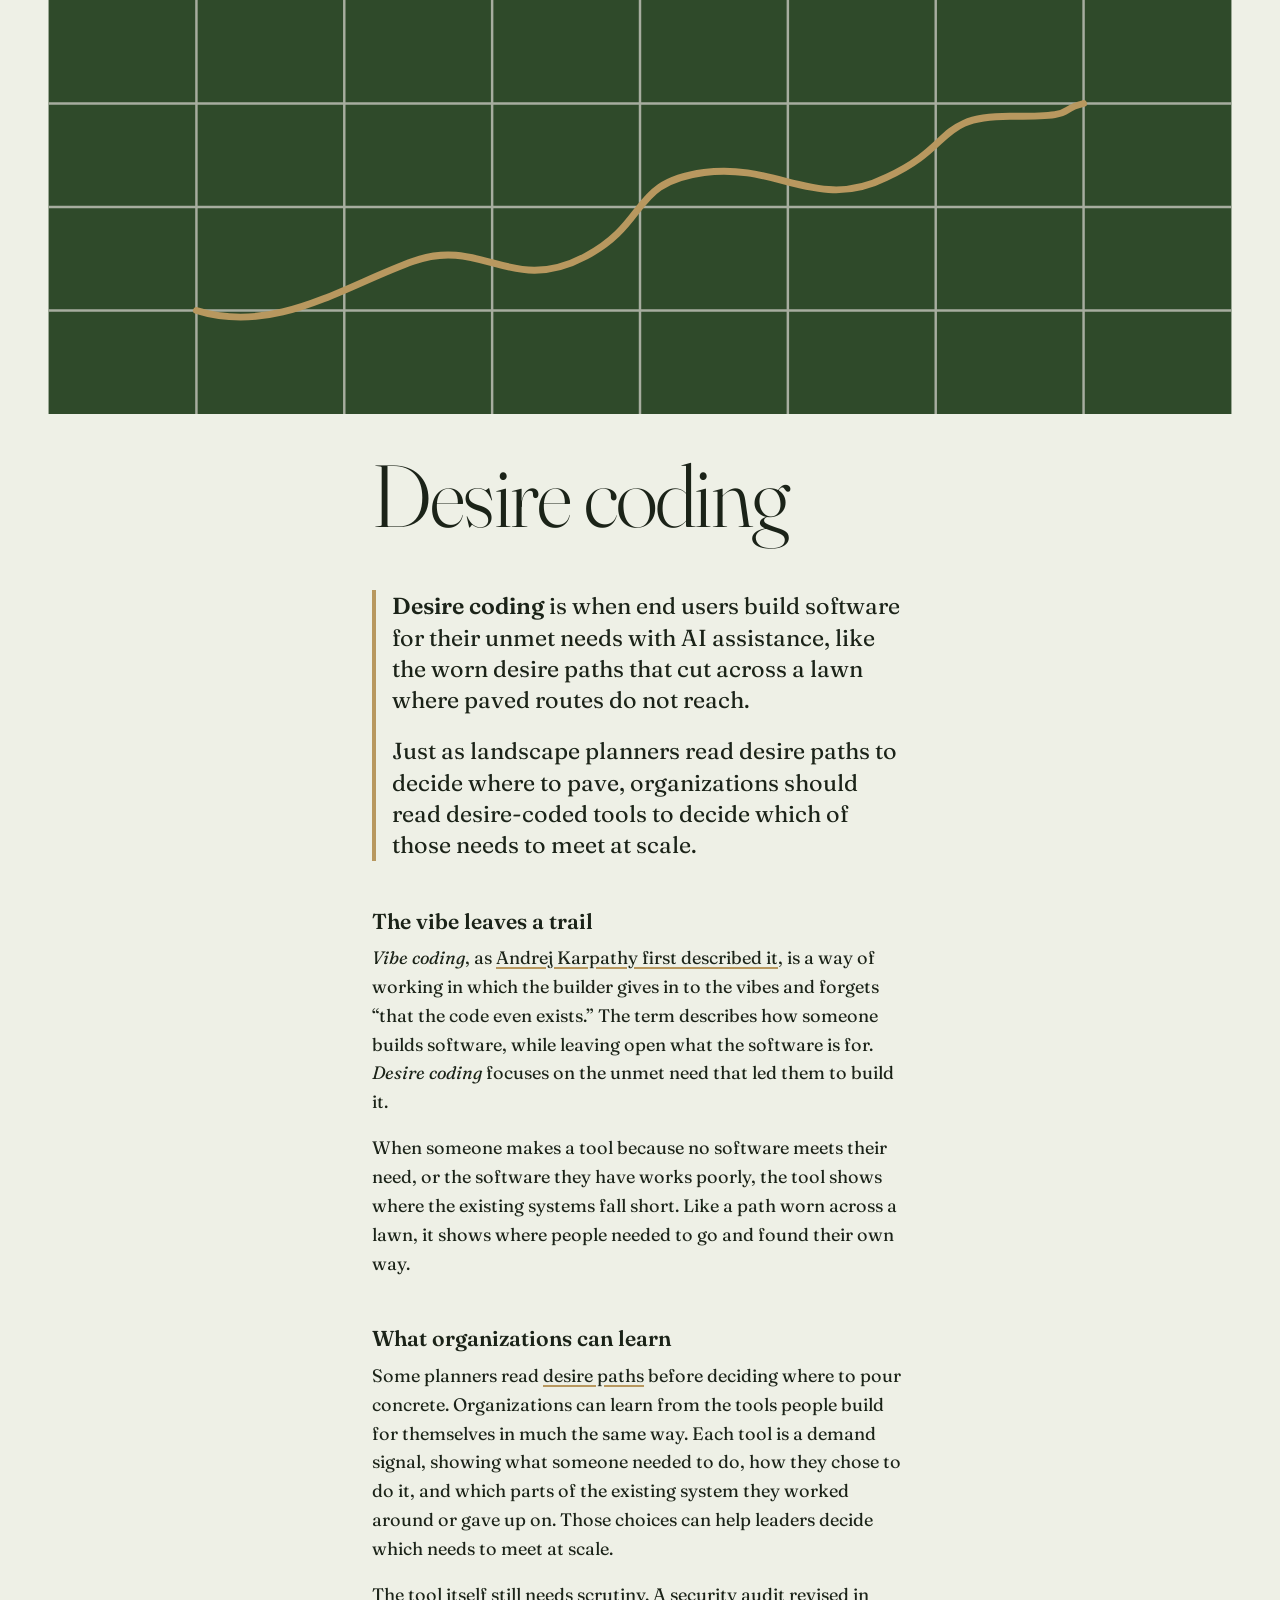
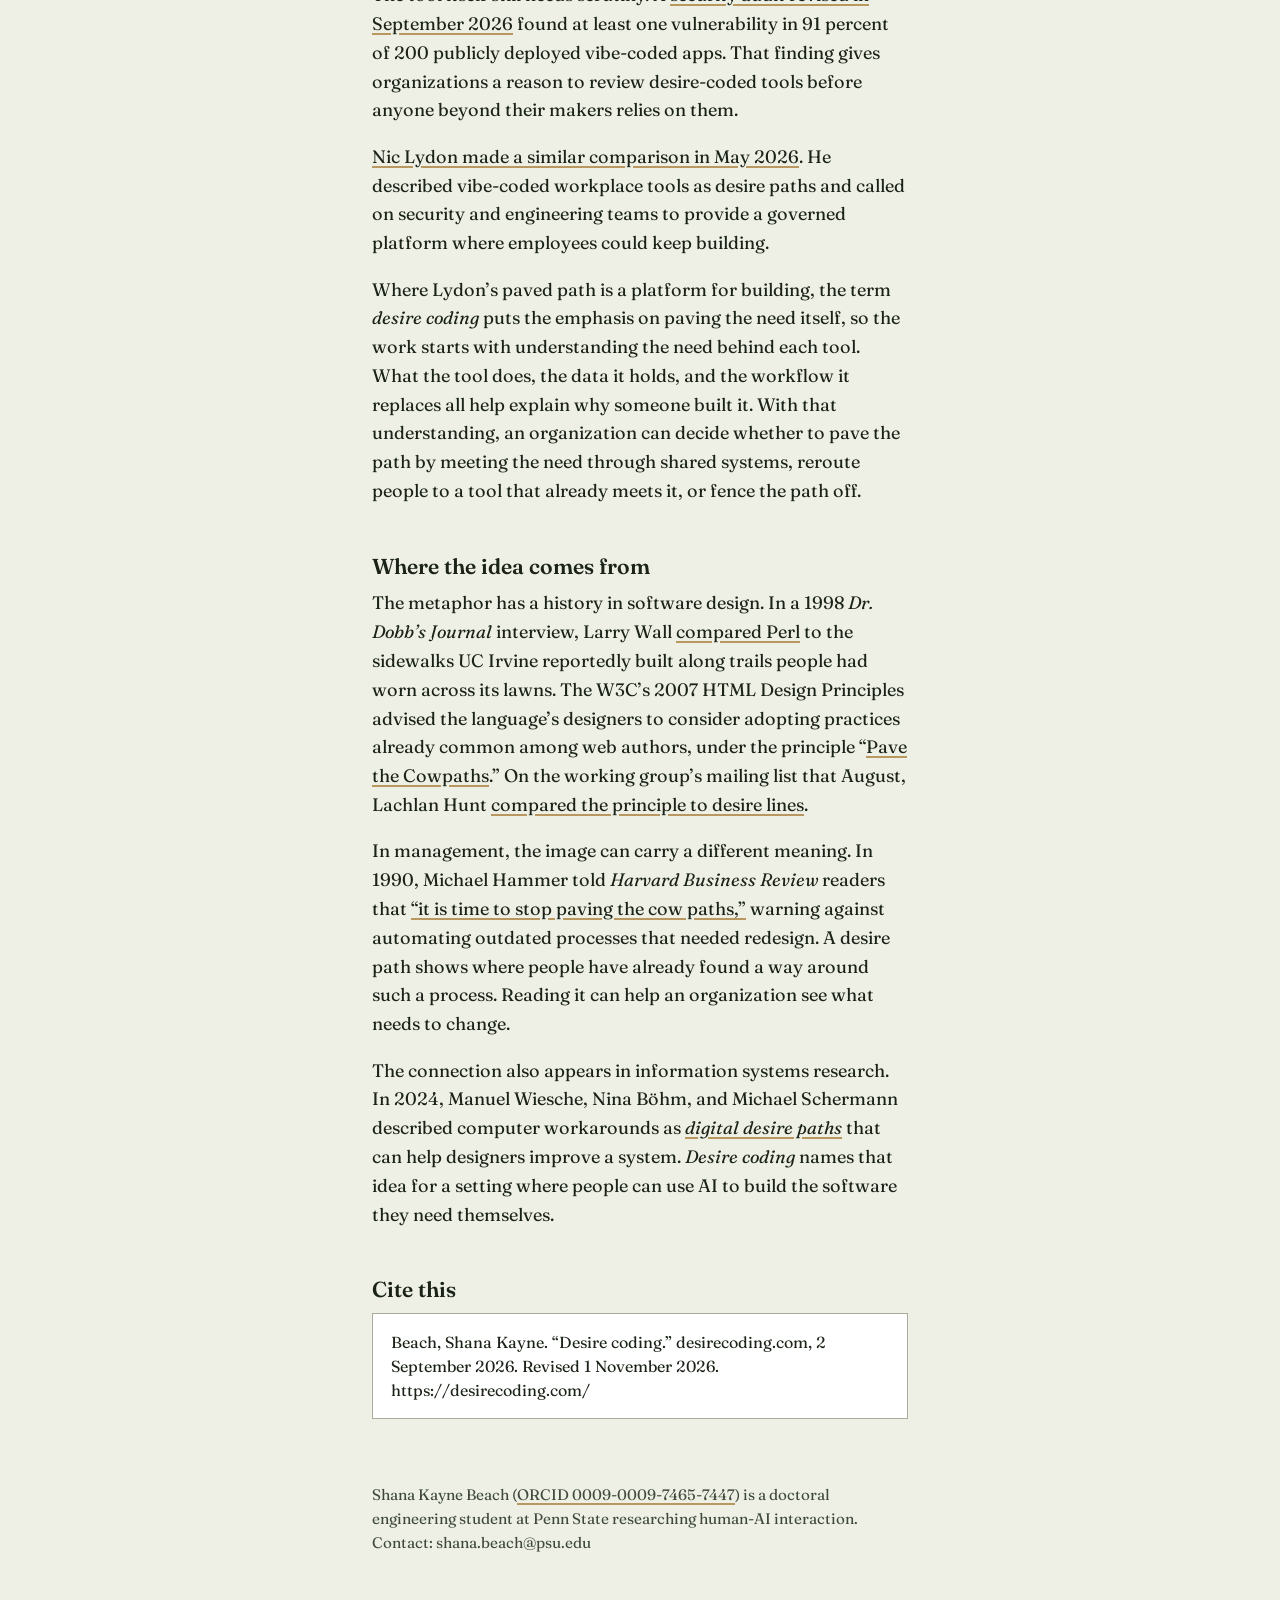
<file: index.html>
<!doctype html>
<html lang="en">
<head>
<meta charset="utf-8">
<meta name="viewport" content="width=device-width, initial-scale=1">
<title>Desire coding</title>
<meta name="description" content="Desire coding is when end users build software for their unmet needs with AI assistance, like the worn desire paths that cut across a lawn where paved routes do not reach.">
<meta name="author" content="Shana Kayne Beach">
<meta property="og:title" content="Desire coding">
<meta property="og:description" content="Just as landscape planners read desire paths to decide where to pave, organizations should read desire-coded tools to decide which of those needs to meet at scale.">
<meta property="og:url" content="https://desirecoding.com/">
<meta property="article:published_time" content="2026-09-02">
<link rel="icon" href="/favicon.svg" type="image/svg+xml">
<link rel="icon" href="/icon-32.png" type="image/png" sizes="32x32">
<link rel="apple-touch-icon" href="/icon-180.png">
<link rel="canonical" href="https://desirecoding.com/">
<link rel="preconnect" href="https://fonts.googleapis.com">
<link rel="preconnect" href="https://fonts.gstatic.com" crossorigin>
<link href="https://fonts.googleapis.com/css2?family=Fraunces:opsz,wght@9..144,300;9..144,400;9..144,600&family=Fraunces:ital,opsz,wght@1,9..144,400&display=swap" rel="stylesheet">
<style>
  :root {
    --grass: #2f4a2a;
    --earth: #b8985f;
    --paper: #eef0e6;
    --ink: #1b2318;
    --pave: #a7ad9f;
    --measure: 36rem;
  }
  * { box-sizing: border-box; }
  html { background: var(--paper); }
  body {
    margin: 0;
    color: var(--ink);
    font-family: "Fraunces", Georgia, "Times New Roman", serif;
    font-size: 1.125rem;
    line-height: 1.6;
    font-variation-settings: "opsz" 14;
  }
  a { color: inherit; text-decoration-color: var(--earth); text-decoration-thickness: 2px; text-underline-offset: 3px; }
  a:focus-visible { outline: 3px solid var(--earth); outline-offset: 3px; }

  .field {
    display: block;
    width: 100%;
    height: auto;
    max-height: 46vh;
  }
  .field .grid { stroke: var(--pave); stroke-width: 2.5; fill: none; }
  .field .path { stroke: var(--earth); stroke-width: 7; stroke-linecap: round; fill: none; }
  .field .grass { fill: var(--grass); }

  main {
    max-width: var(--measure);
    margin: 0 auto;
    padding: 2.5rem 1.25rem 5rem;
  }
  h1 {
    font-weight: 300;
    font-variation-settings: "opsz" 144;
    font-size: clamp(3rem, 11vw, 5.5rem);
    line-height: 0.95;
    letter-spacing: -0.02em;
    margin: 0 0 0.6em;
  }
  .definition {
    font-size: 1.45rem;
    line-height: 1.35;
    font-weight: 400;
    margin: 0 0 3rem;
    padding-left: 1rem;
    border-left: 4px solid var(--earth);
  }
  .definition p { margin: 0 0 0.85em; }
  .definition p:last-child { margin-bottom: 0; }
  .definition b { font-weight: 600; }
  h2 {
    font-weight: 600;
    font-variation-settings: "opsz" 40;
    font-size: 1.35rem;
    line-height: 1.2;
    margin: 3rem 0 0.6rem;
  }
  p { margin: 0 0 1.1rem; }
  cite { font-style: italic; }
  .cite {
    background: #fff;
    border: 1px solid var(--pave);
    padding: 1rem 1.1rem;
    font-size: 1rem;
    line-height: 1.5;
    white-space: pre-wrap;
    overflow-wrap: anywhere;
    margin: 0 0 1.1rem;
    font-family: inherit;
  }
  footer {
    margin-top: 4rem;
    font-size: 0.95rem;
    color: #3f4a3b;
  }
  @media (prefers-reduced-motion: no-preference) {
    .field .path {
      stroke-dasharray: 1200;
      stroke-dashoffset: 1200;
      animation: wear 1.6s ease-out 0.2s forwards;
    }
    @keyframes wear { to { stroke-dashoffset: 0; } }
  }
</style>
</head>
<body>

<svg class="field" viewBox="0 0 1200 420" role="img" aria-label="A grid of paved paths across a lawn, with a single worn dirt path cutting diagonally between the corners where people actually walk.">
  <rect class="grass" x="0" y="0" width="1200" height="420"/>
  <g class="grid">
    <line x1="0" y1="105" x2="1200" y2="105"/>
    <line x1="0" y1="210" x2="1200" y2="210"/>
    <line x1="0" y1="315" x2="1200" y2="315"/>
    <line x1="150" y1="0" x2="150" y2="420"/>
    <line x1="300" y1="0" x2="300" y2="420"/>
    <line x1="450" y1="0" x2="450" y2="420"/>
    <line x1="600" y1="0" x2="600" y2="420"/>
    <line x1="750" y1="0" x2="750" y2="420"/>
    <line x1="900" y1="0" x2="900" y2="420"/>
    <line x1="1050" y1="0" x2="1050" y2="420"/>
  </g>
  <path class="path" d="M 150 315 C 230 340, 300 290, 370 265 S 470 300, 545 260 C 610 225, 590 185, 665 175 S 780 215, 850 180 C 920 148, 900 118, 975 118 S 1020 112, 1050 105"/>
</svg>

<main>
  <h1>Desire coding</h1>

  <div class="definition">
    <p><b>Desire coding</b> is when end users build software for their unmet needs with AI assistance, like the worn desire paths that cut across a lawn where paved routes do not reach.</p>
    <p>Just as landscape planners read desire paths to decide where to pave, organizations should read desire-coded tools to decide which of those needs to meet at scale.</p>
  </div>

  <h2>The vibe leaves a trail</h2>
  <p><i>Vibe coding</i>, as <a href="https://x.com/karpathy/status/1886192184808149383" target="_blank" rel="noopener">Andrej Karpathy first described it</a>, is a way of working in which the builder gives in to the vibes and forgets “that the code even exists.” The term describes how someone builds software, while leaving open what the software is for. <i>Desire coding</i> focuses on the unmet need that led them to build it.</p>
  <p>When someone makes a tool because no software meets their need, or the software they have works poorly, the tool shows where the existing systems fall short. Like a path worn across a lawn, it shows where people needed to go and found their own way.</p>

  <h2>What organizations can learn</h2>
  <p>Some planners read <a href="https://en.wikipedia.org/wiki/Desire_path" target="_blank" rel="noopener">desire paths</a> before deciding where to pour concrete. Organizations can learn from the tools people build for themselves in much the same way. Each tool is a demand signal, showing what someone needed to do, how they chose to do it, and which parts of the existing system they worked around or gave up on. Those choices can help leaders decide which needs to meet at scale.</p>
  <p>The tool itself still needs scrutiny. A <a href="https://arxiv.org/abs/2606.23130v4" target="_blank" rel="noopener">security audit revised in September 2026</a> found at least one vulnerability in 91 percent of 200 publicly deployed vibe-coded apps. That finding gives organizations a reason to review desire-coded tools before anyone beyond their makers relies on them.</p>
  <p><a href="https://dev.to/niclydon/vibe-coding-is-to-software-development-as-desire-paths-are-to-city-planning-56d" target="_blank" rel="noopener">Nic Lydon made a similar comparison in May 2026</a>. He described vibe-coded workplace tools as desire paths and called on security and engineering teams to provide a governed platform where employees could keep building.</p>
  <p>Where Lydon’s paved path is a platform for building, the term <i>desire coding</i> puts the emphasis on paving the need itself, so the work starts with understanding the need behind each tool. What the tool does, the data it holds, and the workflow it replaces all help explain why someone built it. With that understanding, an organization can decide whether to pave the path by meeting the need through shared systems, reroute people to a tool that already meets it, or fence the path off.</p>

  <h2>Where the idea comes from</h2>
  <p>The metaphor has a history in software design. In a 1998 <cite>Dr. Dobb’s Journal</cite> interview, Larry Wall <a href="https://alma.ch/perl/lw-interview.htm" target="_blank" rel="noopener">compared Perl</a> to the sidewalks UC Irvine reportedly built along trails people had worn across its lawns. The W3C’s 2007 HTML Design Principles advised the language’s designers to consider adopting practices already common among web authors, under the principle “<a href="https://www.w3.org/TR/html-design-principles/" target="_blank" rel="noopener">Pave the Cowpaths</a>.” On the working group’s mailing list that August, Lachlan Hunt <a href="https://lists.w3.org/Archives/Public/public-html/2007Aug/0435.html" target="_blank" rel="noopener">compared the principle to desire lines</a>.</p>
  <p>In management, the image can carry a different meaning. In 1990, Michael Hammer told <cite>Harvard Business Review</cite> readers that <a href="https://hbr.org/1990/07/reengineering-work-dont-automate-obliterate" target="_blank" rel="noopener">“it is time to stop paving the cow paths,”</a> warning against automating outdated processes that needed redesign. A desire path shows where people have already found a way around such a process. Reading it can help an organization see what needs to change.</p>
  <p>The connection also appears in information systems research. In 2024, Manuel Wiesche, Nina Böhm, and Michael Schermann described computer workarounds as <a href="https://doi.org/10.1080/0960085X.2024.2313537" target="_blank" rel="noopener"><i>digital desire paths</i></a> that can help designers improve a system. <i>Desire coding</i> names that idea for a setting where people can use AI to build the software they need themselves.</p>

  <h2>Cite this</h2>
  <pre class="cite">Beach, Shana Kayne. “Desire coding.” desirecoding.com, 2 September 2026. Revised 1 November 2026. https://desirecoding.com/</pre>

  <footer>
    <p>Shana Kayne Beach (<a href="https://orcid.org/0009-0009-7465-7447">ORCID 0009-0009-7465-7447</a>) is a doctoral engineering student at Penn State researching human-AI interaction. Contact: shana.beach@psu.edu</p>
  </footer>
</main>

</body>
</html>
</file>
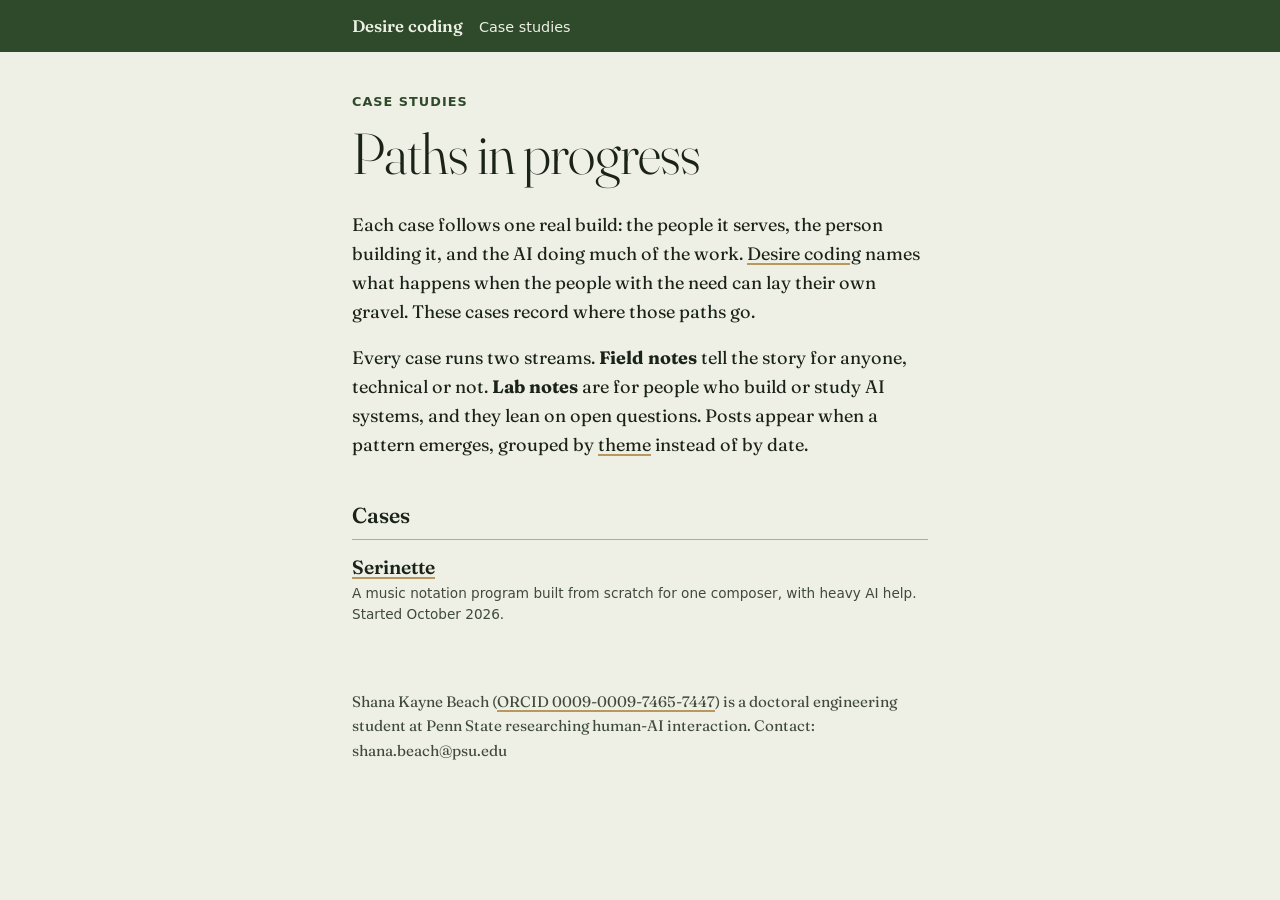
<file: cases/index.html>
<!doctype html>
<html lang="en">
<head>
<meta charset="utf-8">
<meta name="viewport" content="width=device-width, initial-scale=1, viewport-fit=cover">
<title>Desire coding case studies</title>
<meta name="description" content="Case studies of desire coding: real builds for real users with AI assistance, told as field notes and lab notes.">
<meta name="author" content="Shana Kayne Beach">
<link rel="canonical" href="https://desirecoding.com/cases/">
<link rel="icon" href="/favicon.svg" type="image/svg+xml">
<link rel="icon" href="/icon-32.png" type="image/png" sizes="32x32">
<link rel="apple-touch-icon" href="/icon-180.png">
<link rel="preconnect" href="https://fonts.googleapis.com">
<link rel="preconnect" href="https://fonts.gstatic.com" crossorigin>
<link href="https://fonts.googleapis.com/css2?family=Fraunces:opsz,wght@9..144,300;9..144,400;9..144,600&display=swap" rel="stylesheet">
<link rel="stylesheet" href="/assets/case.css">
</head>
<body>

<header class="band">
  <div class="band-inner">
    <a class="home" href="/">Desire coding</a>
    <ul class="crumbs"><li>Case studies</li></ul>
  </div>
</header>

<main>
  <p class="kicker"><span class="stream">Case studies</span></p>
  <h1>Paths in progress</h1>
  <p>Each case follows one real build: the people it serves, the person building it, and the AI doing much of the work. <a href="/">Desire coding</a> names what happens when the people with the need can lay their own gravel. These cases record where those paths go.</p>
  <p>Every case runs two streams. <b>Field notes</b> tell the story for anyone, technical or not. <b>Lab notes</b> are for people who build or study AI systems, and they lean on open questions. Posts appear when a pattern emerges, grouped by <a href="/themes/">theme</a> instead of by date.</p>

  <h2>Cases</h2>
  <ul class="post-list">
    <li>
      <a class="post-title" href="/cases/serinette/">Serinette</a>
      <span class="post-meta">A music notation program built from scratch for one composer, with heavy AI help. Started October 2026.</span>
    </li>
  </ul>

  <footer>
    <p>Shana Kayne Beach (<a href="https://orcid.org/0009-0009-7465-7447">ORCID 0009-0009-7465-7447</a>) is a doctoral engineering student at Penn State researching human-AI interaction. Contact: shana.beach@psu.edu</p>
  </footer>
</main>

</body>
</html>
</file>
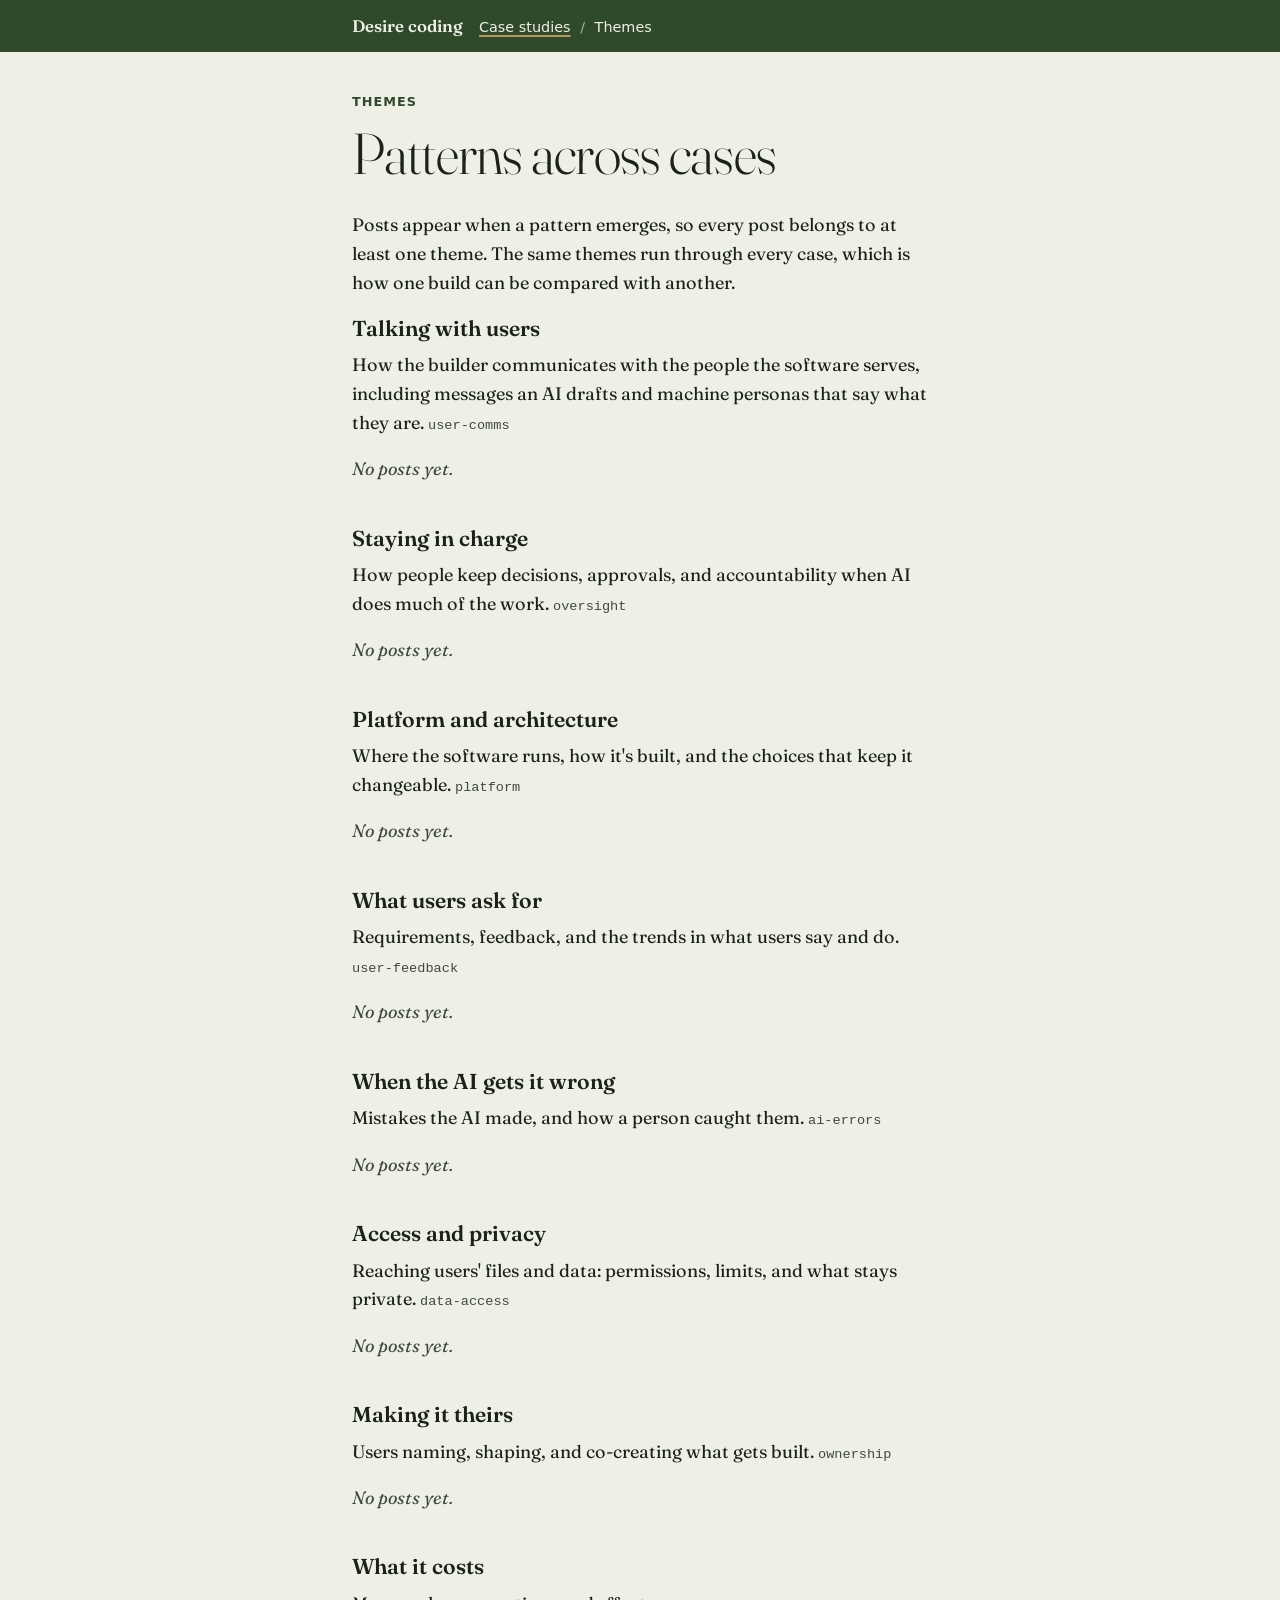
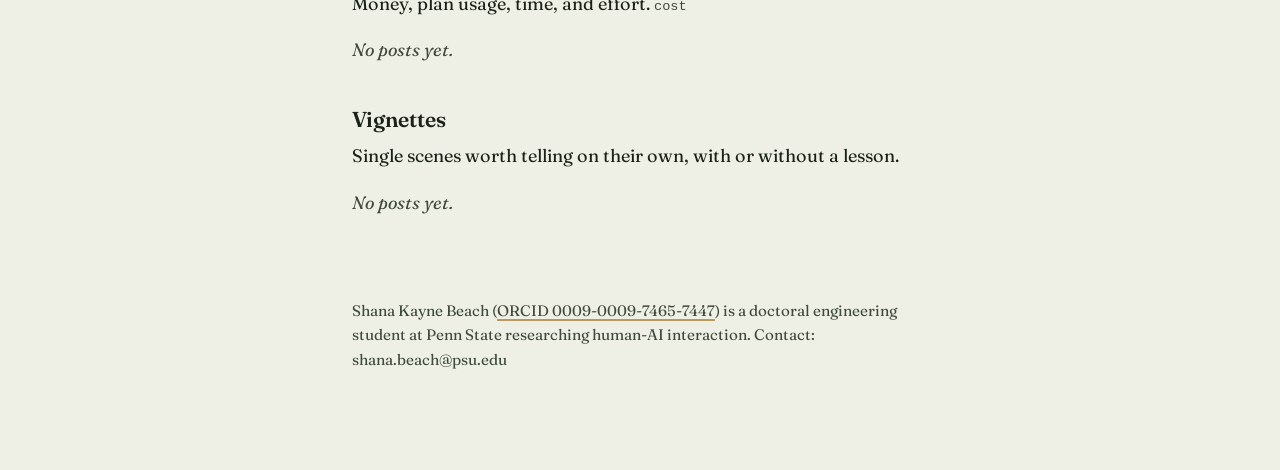
<file: themes/index.html>
<!doctype html>
<html lang="en">
<head>
<meta charset="utf-8">
<meta name="viewport" content="width=device-width, initial-scale=1, viewport-fit=cover">
<title>Desire coding themes</title>
<meta name="description" content="Patterns that recur across desire coding case studies, with every post on each theme.">
<meta name="author" content="Shana Kayne Beach">
<link rel="canonical" href="https://desirecoding.com/themes/">
<link rel="icon" href="/favicon.svg" type="image/svg+xml">
<link rel="icon" href="/icon-32.png" type="image/png" sizes="32x32">
<link rel="apple-touch-icon" href="/icon-180.png">
<link rel="preconnect" href="https://fonts.googleapis.com">
<link rel="preconnect" href="https://fonts.gstatic.com" crossorigin>
<link href="https://fonts.googleapis.com/css2?family=Fraunces:opsz,wght@9..144,300;9..144,400;9..144,600&display=swap" rel="stylesheet">
<link rel="stylesheet" href="/assets/case.css">
</head>
<body>

<header class="band">
  <div class="band-inner">
    <a class="home" href="/">Desire coding</a>
    <ul class="crumbs"><li><a href="/cases/">Case studies</a></li><li>Themes</li></ul>
  </div>
</header>

<main>
  <p class="kicker"><span class="stream">Themes</span></p>
  <h1>Patterns across cases</h1>
  <p>Posts appear when a pattern emerges, so every post belongs to at least one theme. The same themes run through every case, which is how one build can be compared with another.</p>

  <!-- Each theme keeps its id (the slug) so posts can link to /themes/#slug.
       List posts newest first, from every case. Remove the empty line once a post exists. -->
  <ul class="theme-list">
    <li id="user-comms">
      <h2>Talking with users</h2>
      <p>How the builder communicates with the people the software serves, including messages an AI drafts and machine personas that say what they are. <code>user-comms</code></p>
      <p class="empty">No posts yet.</p>
    </li>
    <li id="oversight">
      <h2>Staying in charge</h2>
      <p>How people keep decisions, approvals, and accountability when AI does much of the work. <code>oversight</code></p>
      <p class="empty">No posts yet.</p>
    </li>
    <li id="platform">
      <h2>Platform and architecture</h2>
      <p>Where the software runs, how it's built, and the choices that keep it changeable. <code>platform</code></p>
      <p class="empty">No posts yet.</p>
    </li>
    <li id="user-feedback">
      <h2>What users ask for</h2>
      <p>Requirements, feedback, and the trends in what users say and do. <code>user-feedback</code></p>
      <p class="empty">No posts yet.</p>
    </li>
    <li id="ai-errors">
      <h2>When the AI gets it wrong</h2>
      <p>Mistakes the AI made, and how a person caught them. <code>ai-errors</code></p>
      <p class="empty">No posts yet.</p>
    </li>
    <li id="data-access">
      <h2>Access and privacy</h2>
      <p>Reaching users' files and data: permissions, limits, and what stays private. <code>data-access</code></p>
      <p class="empty">No posts yet.</p>
    </li>
    <li id="ownership">
      <h2>Making it theirs</h2>
      <p>Users naming, shaping, and co-creating what gets built. <code>ownership</code></p>
      <p class="empty">No posts yet.</p>
    </li>
    <li id="cost">
      <h2>What it costs</h2>
      <p>Money, plan usage, time, and effort. <code>cost</code></p>
      <p class="empty">No posts yet.</p>
    </li>
    <li id="vignettes">
      <h2>Vignettes</h2>
      <p>Single scenes worth telling on their own, with or without a lesson.</p>
      <p class="empty">No posts yet.</p>
    </li>
  </ul>

  <footer>
    <p>Shana Kayne Beach (<a href="https://orcid.org/0009-0009-7465-7447">ORCID 0009-0009-7465-7447</a>) is a doctoral engineering student at Penn State researching human-AI interaction. Contact: shana.beach@psu.edu</p>
  </footer>
</main>

</body>
</html>
</file>
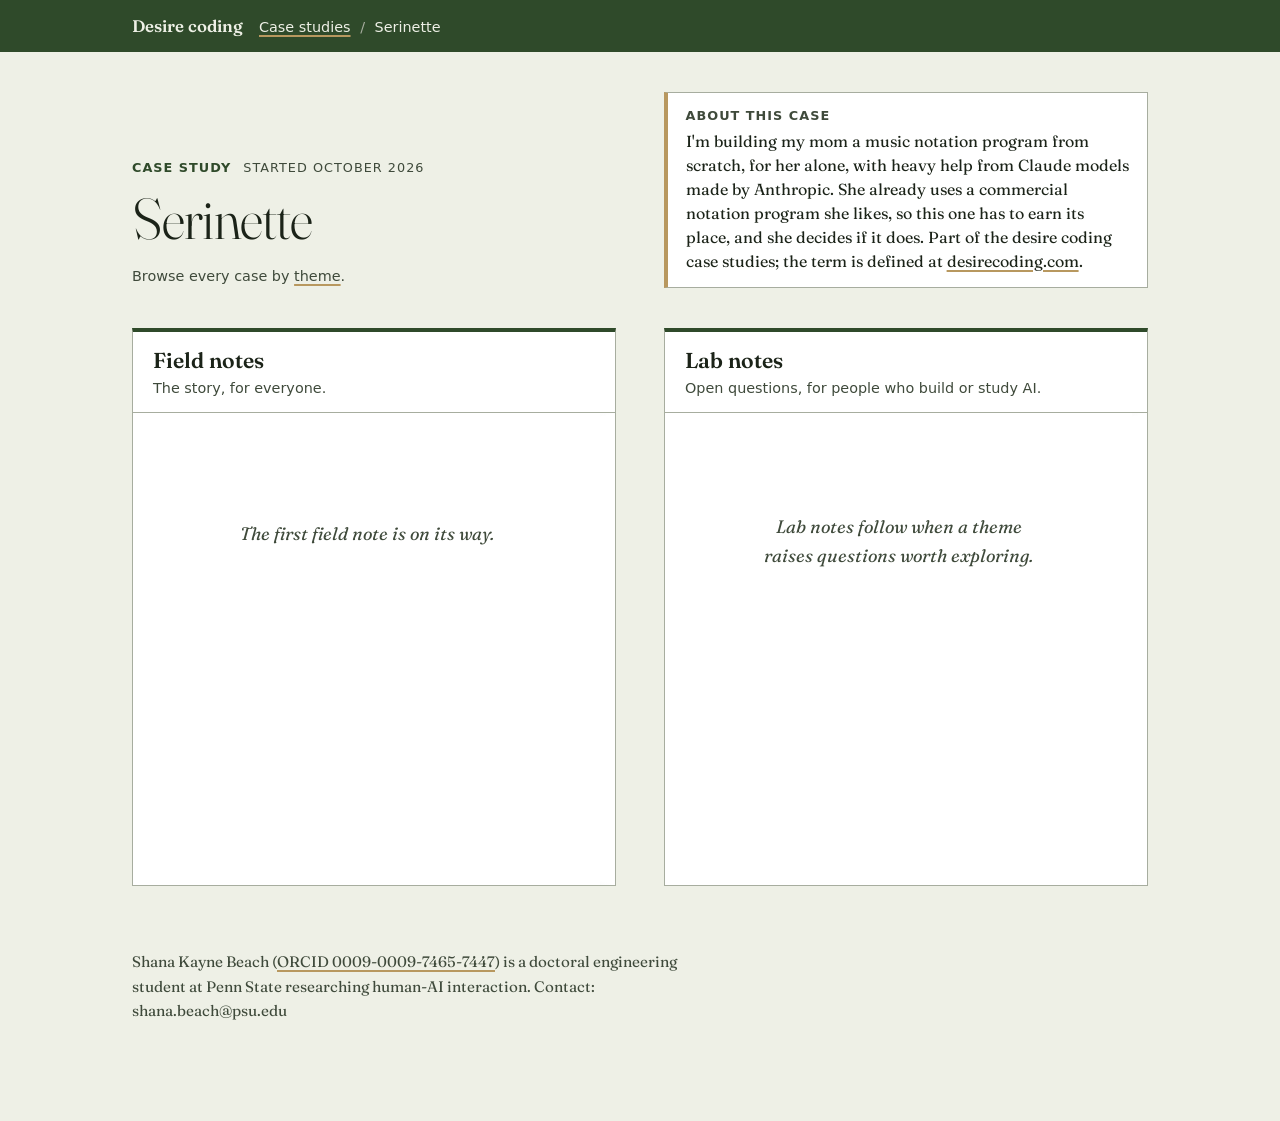
<file: cases/serinette/index.html>
<!doctype html>
<html lang="en">
<head>
<meta charset="utf-8">
<meta name="viewport" content="width=device-width, initial-scale=1, viewport-fit=cover">
<title>Serinette case study</title>
<meta name="description" content="A desire coding case study: building one composer a music notation program from scratch, with heavy AI help.">
<meta name="author" content="Shana Kayne Beach">
<link rel="canonical" href="https://desirecoding.com/cases/serinette/">
<link rel="icon" href="/favicon.svg" type="image/svg+xml">
<link rel="icon" href="/icon-32.png" type="image/png" sizes="32x32">
<link rel="apple-touch-icon" href="/icon-180.png">
<link rel="preconnect" href="https://fonts.googleapis.com">
<link rel="preconnect" href="https://fonts.gstatic.com" crossorigin>
<link href="https://fonts.googleapis.com/css2?family=Fraunces:opsz,wght@9..144,300;9..144,400;9..144,600&display=swap" rel="stylesheet">
<link rel="stylesheet" href="/assets/case.css">
</head>
<body class="wide">

<header class="band">
  <div class="band-inner">
    <a class="home" href="/">Desire coding</a>
    <ul class="crumbs"><li><a href="/cases/">Case studies</a></li><li>Serinette</li></ul>
  </div>
</header>

<main class="hub">
  <div class="hub-head">
    <div>
      <p class="kicker"><span class="stream">Case study</span><span>Started October 2026</span></p>
      <h1>Serinette</h1>
      <p class="hub-nav">Browse every case by <a href="/themes/">theme</a>.</p>
    </div>
    <aside class="about" aria-labelledby="about-case">
      <h2 id="about-case">About this case</h2>
      <p>I'm building my mom a music notation program from scratch, for her alone, with heavy help from Claude models made by Anthropic. She already uses a commercial notation program she likes, so this one has to earn its place, and she decides if it does. Part of the desire coding case studies; the term is defined at <a href="/">desirecoding.com</a>.</p>
    </aside>
  </div>

  <!-- Add each post as a list item, newest first, in the matching panel. For the first post,
       remove the "hidden" attribute from the list and add "hidden" to the "empty" line.
       Give every post a matching entry on /themes/.
       On desktop the panels sit side by side at one height and scroll inside; on phones they stack. -->
  <div class="streams">
    <section class="panel" aria-labelledby="field-notes">
      <div class="panel-head">
        <h2 id="field-notes">Field notes</h2>
        <p class="stream-blurb">The story, for everyone.</p>
      </div>
      <div class="panel-body" tabindex="0" role="region" aria-label="Field notes list">
        <p class="empty">The first field note is on its way.</p>
        <ul class="post-list" hidden>
          <!--
          <li>
            <a class="post-title" href="/cases/serinette/field-notes/POST-SLUG/">Post title</a>
            <span class="post-meta"><time datetime="YYYY-MM-DD">D Month YYYY</time> · Themes: user-comms, oversight</span>
          </li>
          -->
        </ul>
      </div>
    </section>

    <section class="panel" aria-labelledby="lab-notes">
      <div class="panel-head">
        <h2 id="lab-notes">Lab notes</h2>
        <p class="stream-blurb">Open questions, for people who build or study AI.</p>
      </div>
      <div class="panel-body" tabindex="0" role="region" aria-label="Lab notes list">
        <p class="empty">Lab notes follow when a theme raises questions worth exploring.</p>
        <ul class="post-list" hidden>
          <!--
          <li>
            <a class="post-title" href="/cases/serinette/lab-notes/POST-SLUG/">Post title</a>
            <span class="post-meta"><time datetime="YYYY-MM-DD">D Month YYYY</time> · Themes: user-comms</span>
          </li>
          -->
        </ul>
      </div>
    </section>
  </div>

  <footer>
    <p>Shana Kayne Beach (<a href="https://orcid.org/0009-0009-7465-7447">ORCID 0009-0009-7465-7447</a>) is a doctoral engineering student at Penn State researching human-AI interaction. Contact: shana.beach@psu.edu</p>
  </footer>
</main>

</body>
</html>
</file>
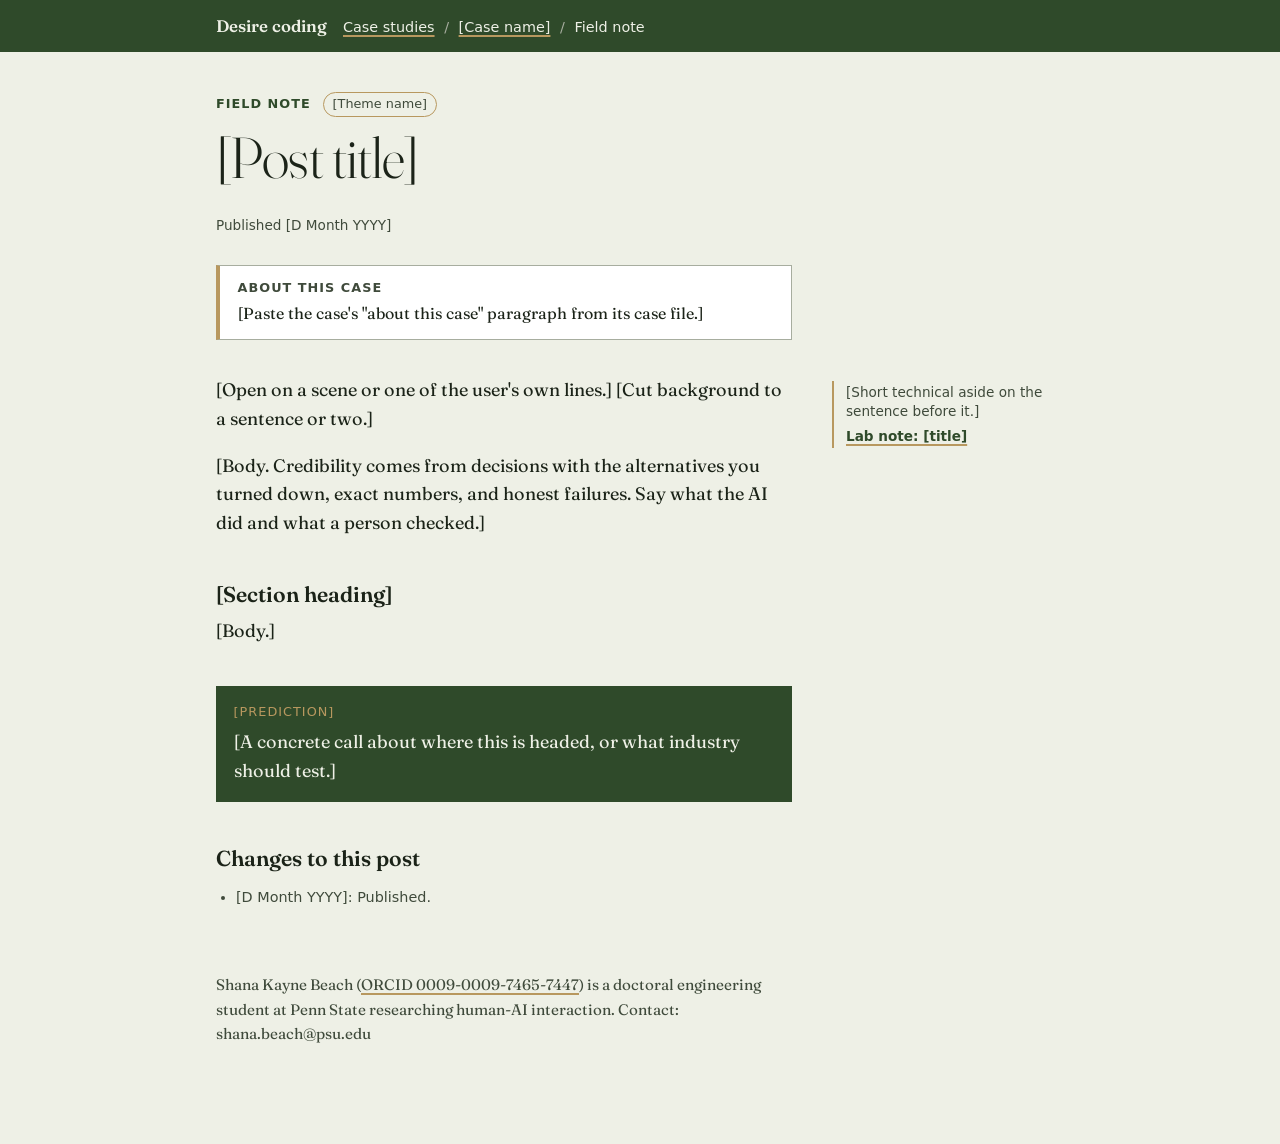
<file: templates/field-note.html>
<!doctype html>
<!-- FIELD NOTE TEMPLATE
     Copy to /cases/CASE-SLUG/field-notes/POST-SLUG/index.html, replace every [bracket],
     delete the robots line, and delete optional blocks you don't use.
     Field notes are for everyone: story first, no jargon. Themes run 800 to 1,500 words;
     vignettes stay under about 500 (one scene, one turn).
     Then add the post to the case hub and to each of its themes on /themes/. -->
<html lang="en">
<head>
<meta charset="utf-8">
<meta name="viewport" content="width=device-width, initial-scale=1, viewport-fit=cover">
<meta name="robots" content="noindex">
<title>[Post title]</title>
<meta name="description" content="[One sentence on what happens in this post.]">
<meta name="author" content="Shana Kayne Beach">
<meta property="og:title" content="[Post title]">
<meta property="og:description" content="[One sentence on what happens in this post.]">
<meta property="og:url" content="https://desirecoding.com/cases/[case-slug]/field-notes/[post-slug]/">
<meta property="article:published_time" content="[YYYY-MM-DD]">
<link rel="canonical" href="https://desirecoding.com/cases/[case-slug]/field-notes/[post-slug]/">
<link rel="icon" href="/favicon.svg" type="image/svg+xml">
<link rel="icon" href="/icon-32.png" type="image/png" sizes="32x32">
<link rel="apple-touch-icon" href="/icon-180.png">
<link rel="preconnect" href="https://fonts.googleapis.com">
<link rel="preconnect" href="https://fonts.gstatic.com" crossorigin>
<link href="https://fonts.googleapis.com/css2?family=Fraunces:opsz,wght@9..144,300;9..144,400;9..144,600&display=swap" rel="stylesheet">
<link rel="stylesheet" href="/assets/case.css">
</head>
<body class="notes">

<header class="band">
  <div class="band-inner">
    <a class="home" href="/">Desire coding</a>
    <ul class="crumbs"><li><a href="/cases/">Case studies</a></li><li><a href="/cases/[case-slug]/">[Case name]</a></li><li>Field note</li></ul>
  </div>
</header>

<!-- "notes" on body and "has-notes" on main turn on the margin column on wide screens. Remove both if the post has no margin notes. -->
<main class="has-notes">
  <article>
    <p class="kicker">
      <span class="stream">Field note</span>
      <a class="theme-chip" href="/themes/#[theme-slug]">[Theme name]</a>
    </p>
    <h1>[Post title]</h1>
    <p class="dates">Published <time datetime="[YYYY-MM-DD]">[D Month YYYY]</time></p>

    <aside class="about" aria-labelledby="about-case">
      <h2 id="about-case">About this case</h2>
      <p>[Paste the case's "about this case" paragraph from its case file.]</p>
    </aside>

    <!-- Margin note: put it inside the paragraph, right after the sentence it explains.
         Keep it to a sentence or two; the lab note link is optional. -->
    <p>[Open on a scene or one of the user's own lines.]<span class="margin-note" role="note">[Short technical aside on the sentence before it.]<a class="to-lab" href="/cases/[case-slug]/lab-notes/[lab-post-slug]/">Lab note: [title]</a></span> [Cut background to a sentence or two.]</p>

    <p>[Body. Credibility comes from decisions with the alternatives you turned down, exact numbers, and honest failures. Say what the AI did and what a person checked.]</p>

    <!-- Optional section heading. Use plain headings, and only when the post is long enough to need them. -->
    <h2>[Section heading]</h2>
    <p>[Body.]</p>

    <!-- Optional forward-looking beat. Label it Prediction, Experiment to run, or Open question.
         Make predictions falsifiable and dated so a later post can grade them. -->
    <section class="forecast" aria-label="[Prediction]">
      <p class="label">[Prediction]</p>
      <p>[A concrete call about where this is headed, or what industry should test.]</p>
    </section>

    <h2>Changes to this post</h2>
    <!-- Log every edit after publishing, newest first. Fixing a typo counts. -->
    <ul class="changelog">
      <li><time datetime="[YYYY-MM-DD]">[D Month YYYY]</time>: Published.</li>
    </ul>
  </article>

  <footer>
    <p>Shana Kayne Beach (<a href="https://orcid.org/0009-0009-7465-7447">ORCID 0009-0009-7465-7447</a>) is a doctoral engineering student at Penn State researching human-AI interaction. Contact: shana.beach@psu.edu</p>
  </footer>
</main>

</body>
</html>
</file>
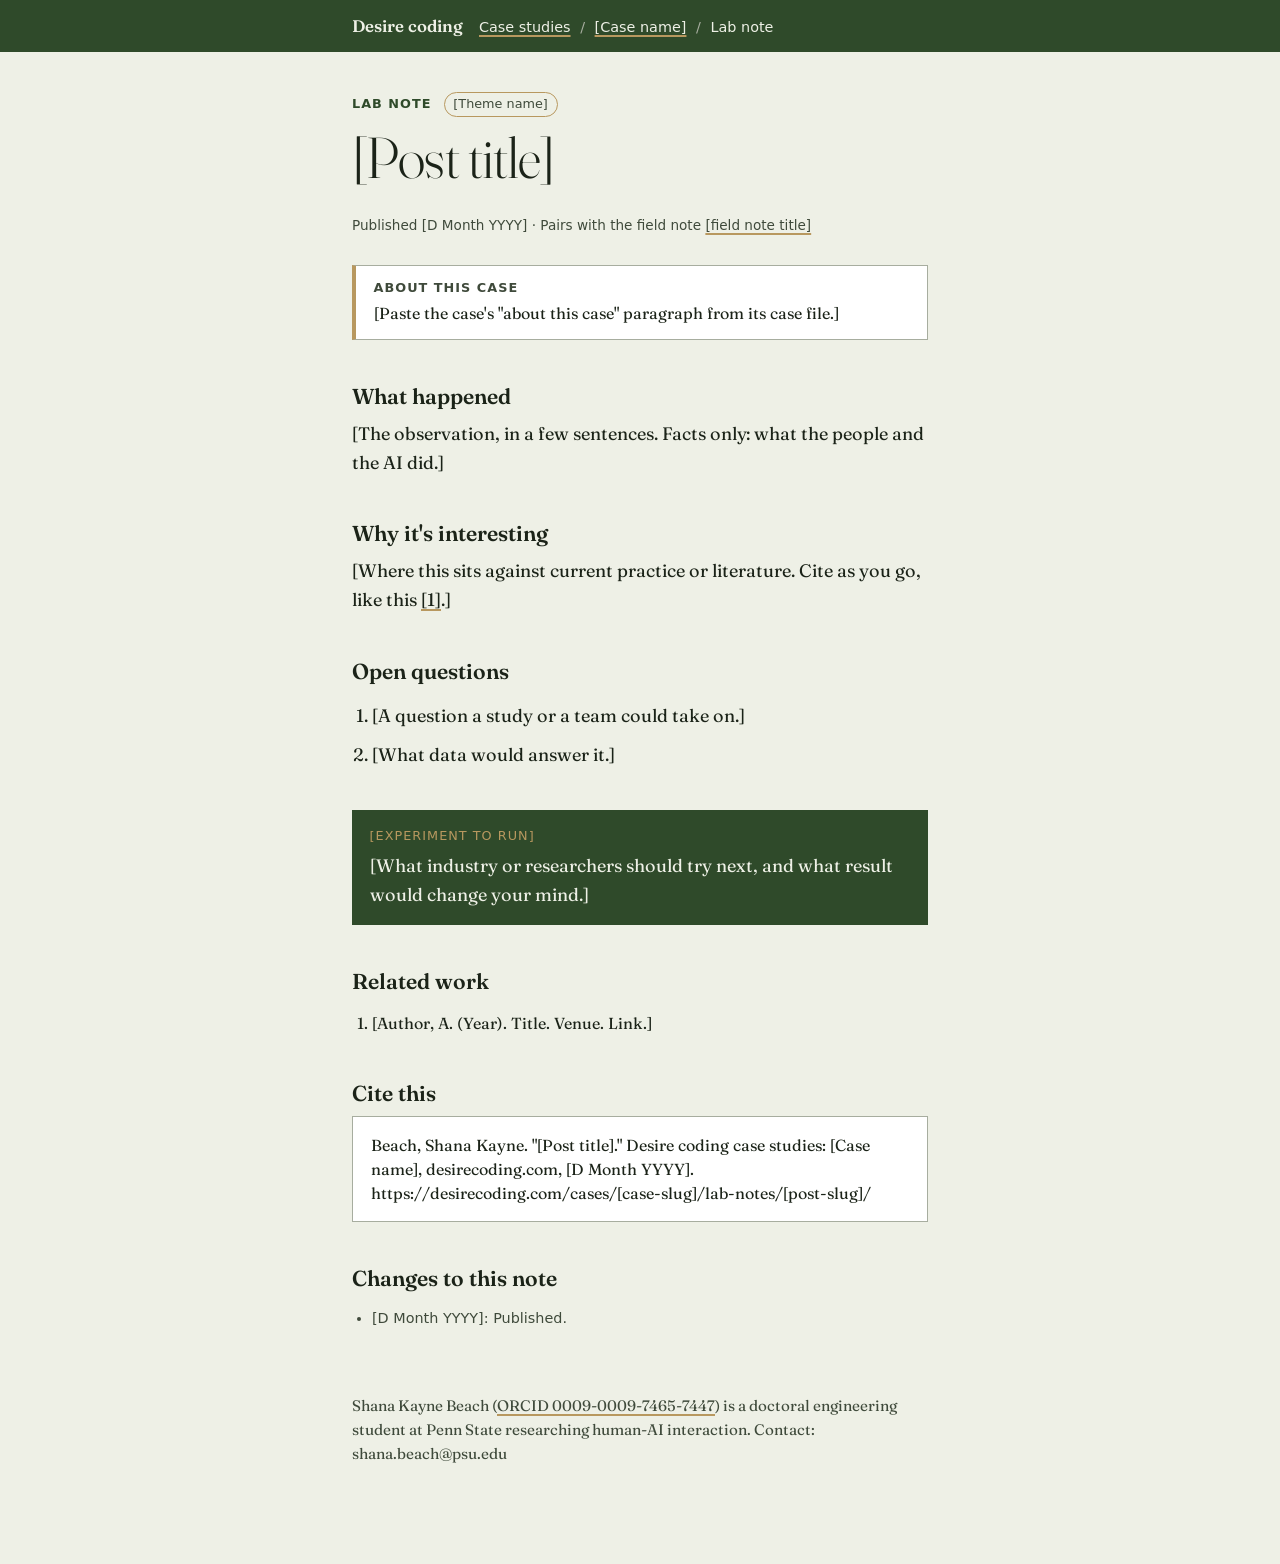
<file: templates/lab-note.html>
<!doctype html>
<!-- LAB NOTE TEMPLATE
     Copy to /cases/CASE-SLUG/lab-notes/POST-SLUG/index.html, replace every [bracket],
     delete the robots line, and delete optional blocks you don't use.
     Lab notes are for AI industry and academic readers: jargon is fine, cite related work,
     and favor open questions over answers. Say which claims one case can only suggest.
     Then add the post to the case hub, to each of its themes on /themes/, and link it
     from the field note it pairs with. -->
<html lang="en">
<head>
<meta charset="utf-8">
<meta name="viewport" content="width=device-width, initial-scale=1, viewport-fit=cover">
<meta name="robots" content="noindex">
<title>[Post title]</title>
<meta name="description" content="[One sentence naming the question this note explores.]">
<meta name="author" content="Shana Kayne Beach">
<meta property="og:title" content="[Post title]">
<meta property="og:description" content="[One sentence naming the question this note explores.]">
<meta property="og:url" content="https://desirecoding.com/cases/[case-slug]/lab-notes/[post-slug]/">
<meta property="article:published_time" content="[YYYY-MM-DD]">
<meta name="citation_title" content="[Post title]">
<meta name="citation_author" content="Beach, Shana Kayne">
<meta name="citation_publication_date" content="[YYYY/MM/DD]">
<link rel="canonical" href="https://desirecoding.com/cases/[case-slug]/lab-notes/[post-slug]/">
<link rel="icon" href="/favicon.svg" type="image/svg+xml">
<link rel="icon" href="/icon-32.png" type="image/png" sizes="32x32">
<link rel="apple-touch-icon" href="/icon-180.png">
<link rel="preconnect" href="https://fonts.googleapis.com">
<link rel="preconnect" href="https://fonts.gstatic.com" crossorigin>
<link href="https://fonts.googleapis.com/css2?family=Fraunces:opsz,wght@9..144,300;9..144,400;9..144,600&display=swap" rel="stylesheet">
<link rel="stylesheet" href="/assets/case.css">
</head>
<body>

<header class="band">
  <div class="band-inner">
    <a class="home" href="/">Desire coding</a>
    <ul class="crumbs"><li><a href="/cases/">Case studies</a></li><li><a href="/cases/[case-slug]/">[Case name]</a></li><li>Lab note</li></ul>
  </div>
</header>

<main>
  <article>
    <p class="kicker">
      <span class="stream">Lab note</span>
      <a class="theme-chip" href="/themes/#[theme-slug]">[Theme name]</a>
    </p>
    <h1>[Post title]</h1>
    <p class="dates">Published <time datetime="[YYYY-MM-DD]">[D Month YYYY]</time> · Pairs with the field note <a href="/cases/[case-slug]/field-notes/[field-post-slug]/">[field note title]</a></p>

    <aside class="about" aria-labelledby="about-case">
      <h2 id="about-case">About this case</h2>
      <p>[Paste the case's "about this case" paragraph from its case file.]</p>
    </aside>

    <h2>What happened</h2>
    <p>[The observation, in a few sentences. Facts only: what the people and the AI did.]</p>

    <h2>Why it's interesting</h2>
    <p>[Where this sits against current practice or literature. Cite as you go, like this <a href="#ref-1">[1]</a>.]</p>

    <h2>Open questions</h2>
    <ol class="questions">
      <li>[A question a study or a team could take on.]</li>
      <li>[What data would answer it.]</li>
    </ol>

    <!-- Optional forward-looking beat. Label it Prediction, Experiment to run, or Open question. -->
    <section class="forecast" aria-label="[Experiment to run]">
      <p class="label">[Experiment to run]</p>
      <p>[What industry or researchers should try next, and what result would change your mind.]</p>
    </section>

    <h2>Related work</h2>
    <ol class="refs">
      <li id="ref-1">[Author, A. (Year). Title. Venue. Link.]</li>
    </ol>

    <h2>Cite this</h2>
    <pre class="cite">Beach, Shana Kayne. "[Post title]." Desire coding case studies: [Case name], desirecoding.com, [D Month YYYY]. https://desirecoding.com/cases/[case-slug]/lab-notes/[post-slug]/</pre>

    <h2>Changes to this note</h2>
    <!-- Log every edit after publishing, newest first. Never change a claim silently. -->
    <ul class="changelog">
      <li><time datetime="[YYYY-MM-DD]">[D Month YYYY]</time>: Published.</li>
    </ul>
  </article>

  <footer>
    <p>Shana Kayne Beach (<a href="https://orcid.org/0009-0009-7465-7447">ORCID 0009-0009-7465-7447</a>) is a doctoral engineering student at Penn State researching human-AI interaction. Contact: shana.beach@psu.edu</p>
  </footer>
</main>

</body>
</html>
</file>
<file: assets/case.css>
/* Case study pages for desirecoding.com.
   Layout: one reading column at the definition page's measure; margin notes sit
   beside it on wide screens and fold into the text column on narrow ones.
   Single light look, matching the definition page. */
:root {
  --grass: #2f4a2a;
  --earth: #b8985f;
  --paper: #eef0e6;
  --ink: #1b2318;
  --pave: #a7ad9f;
  --muted: #3f4a3b;
  --card: #ffffff;
  --measure: 36rem;
  --note: 14rem;
  --page: calc(var(--measure) + 2.5rem);
  --serif: "Fraunces", Georgia, "Times New Roman", serif;
  --sans: system-ui, -apple-system, "Segoe UI", sans-serif;
  color-scheme: light;
}
* { box-sizing: border-box; }
html { background: var(--paper); }
body {
  margin: 0;
  background: var(--paper);
  color: var(--ink);
  font-family: var(--serif);
  font-size: 1.125rem;
  line-height: 1.6;
  font-variation-settings: "opsz" 14;
}
a { color: inherit; text-decoration-color: var(--earth); text-decoration-thickness: 2px; text-underline-offset: 3px; }
a:focus-visible, summary:focus-visible { outline: 3px solid var(--earth); outline-offset: 3px; }

/* Top band: the lawn, with the worn path as a single stroke */
.band { background: var(--grass); color: var(--paper); }
.band-inner {
  max-width: var(--page);
  margin: 0 auto;
  padding-block: 0.8rem;
  padding-left: max(1.25rem, env(safe-area-inset-left, 0px));
  padding-right: max(1.25rem, env(safe-area-inset-right, 0px));
  display: flex;
  flex-wrap: wrap;
  gap: 0.25rem 1rem;
  align-items: baseline;
  font-family: var(--sans);
  font-size: 0.9rem;
}
.band a { text-decoration-color: var(--earth); }
.band .home { font-family: var(--serif); font-size: 1.05rem; font-weight: 600; text-decoration: none; }
.crumbs { display: flex; flex-wrap: wrap; gap: 0.25rem 0.6rem; margin: 0; padding: 0; list-style: none; }
.crumbs li + li::before { content: "/"; margin-right: 0.6rem; color: var(--pave); }

main {
  max-width: var(--page);
  margin: 0 auto;
  padding-block: 2.5rem 5rem;
  padding-left: max(1.25rem, env(safe-area-inset-left, 0px));
  padding-right: max(1.25rem, env(safe-area-inset-right, 0px));
}

.kicker {
  font-family: var(--sans);
  font-size: 0.8rem;
  letter-spacing: 0.08em;
  text-transform: uppercase;
  color: var(--muted);
  margin: 0 0 0.75rem;
  display: flex;
  flex-wrap: wrap;
  gap: 0.4rem 0.75rem;
  align-items: center;
}
.stream { font-weight: 700; color: var(--grass); }
.theme-chip {
  text-transform: none;
  letter-spacing: 0;
  border: 1px solid var(--earth);
  border-radius: 999px;
  padding: 0.05rem 0.55rem;
  text-decoration: none;
}
h1 {
  font-weight: 300;
  font-variation-settings: "opsz" 144;
  font-size: clamp(2.3rem, 7vw, 3.6rem);
  line-height: 1;
  letter-spacing: -0.015em;
  margin: 0 0 0.5em;
  text-wrap: balance;
}
h2 {
  font-weight: 600;
  font-variation-settings: "opsz" 40;
  font-size: 1.35rem;
  line-height: 1.2;
  margin: 2.75rem 0 0.6rem;
  text-wrap: balance;
}
p { margin: 0 0 1.1rem; }
.dates { font-family: var(--sans); font-size: 0.85rem; color: var(--muted); margin: 0 0 1.75rem; }

/* About this case: the box that lets every post stand alone */
.about {
  background: var(--card);
  border: 1px solid var(--pave);
  border-left: 4px solid var(--earth);
  padding: 0.9rem 1.1rem;
  margin: 0 0 2.25rem;
  font-size: 1rem;
  line-height: 1.5;
}
.about h2 {
  font-family: var(--sans);
  font-size: 0.8rem;
  letter-spacing: 0.08em;
  text-transform: uppercase;
  margin: 0 0 0.35rem;
  color: var(--muted);
}
.about p:last-child { margin-bottom: 0; }

/* Margin notes: short technical asides beside the line they explain.
   Markup: <span class="margin-note" role="note"> inside the paragraph, right after the
   sentence it explains. Wide screens float it into the margin on that line; phones show
   it as an indented aside at that point in the text. */
.margin-note {
  display: block;
  font-family: var(--sans);
  font-size: 0.85rem;
  line-height: 1.45;
  color: var(--muted);
  border-left: 2px solid var(--earth);
  padding: 0.1rem 0 0.1rem 0.75rem;
  margin: 0.5rem 0;
}
.margin-note .to-lab { display: block; margin-top: 0.3rem; font-weight: 600; color: var(--grass); }
@media (min-width: 64rem) {
  body.notes { --page: calc(var(--measure) + var(--note) + 5.5rem); }
  main.has-notes > * { max-width: var(--measure); }
  main.has-notes .margin-note {
    float: right;
    clear: right;
    width: var(--note);
    margin: 0.3rem calc(-1 * (var(--note) + 2.5rem)) 0.5rem 0;
  }
}

/* Forward-looking beat: a prediction, an experiment, or a question */
.forecast {
  margin: 2.5rem 0 0;
  padding: 1rem 1.1rem;
  background: var(--grass);
  color: var(--paper);
}
.forecast .label {
  font-family: var(--sans);
  font-size: 0.8rem;
  letter-spacing: 0.08em;
  text-transform: uppercase;
  color: var(--earth);
  margin: 0 0 0.35rem;
}
.forecast p:last-child { margin-bottom: 0; }

/* Lab note parts */
.questions { padding-left: 1.25rem; }
.questions li { margin-bottom: 0.6rem; }
.refs { padding-left: 1.25rem; font-size: 1rem; }
.refs li { margin-bottom: 0.5rem; }
.cite {
  background: var(--card);
  border: 1px solid var(--pave);
  padding: 1rem 1.1rem;
  font-size: 1rem;
  line-height: 1.5;
  white-space: pre-wrap;
  overflow-wrap: anywhere;
  margin: 0 0 1.1rem;
  font-family: inherit;
}

/* Changelog: dated edits, kept so posts stay citable */
.changelog { font-family: var(--sans); font-size: 0.9rem; color: var(--muted); padding-left: 1.25rem; }
.changelog time { font-variant-numeric: tabular-nums; }

/* Case hub: a two-column head (title, about box) over two matching panels,
   field notes and lab notes. On desktop the panels share one height and scroll
   inside themselves; on phones everything stacks and the page scrolls. */
body.wide { --page: 66rem; }
main.hub > footer { max-width: var(--measure); }
.hub-head { display: grid; grid-template-columns: 1fr; gap: 0 3rem; align-items: end; }
.hub-head h1 { margin-bottom: 0.3em; }
.hub-head .about { margin: 0 0 0.25rem; }
.hub-nav { font-family: var(--sans); font-size: 0.9rem; color: var(--muted); margin: 0 0 1.5rem; }
.streams { display: grid; grid-template-columns: 1fr; gap: 1.5rem 3rem; margin: 2.25rem 0 0; }
.panel {
  min-width: 0;
  display: flex;
  flex-direction: column;
  background: var(--card);
  border: 1px solid var(--pave);
  border-top: 4px solid var(--grass);
}
.panel-head { padding: 1rem 1.25rem 0.75rem; border-bottom: 1px solid var(--pave); }
.panel-head h2 { margin: 0; }
.stream-blurb { font-family: var(--sans); font-size: 0.9rem; color: var(--muted); margin: 0.2rem 0 0; }
.panel-body { padding: 0 1.25rem 1rem; }
.panel-body:focus-visible { outline: 3px solid var(--earth); outline-offset: -3px; }
.panel-body .post-list { margin: 0; gap: 0; }
.panel-body .post-list li { border-top: 0; border-bottom: 1px solid var(--paper); padding: 0.8rem 0; }
.panel-body .post-list li:last-child { border-bottom: 0; }
.panel-body .empty { margin: 1rem 0 0; }
@media (min-width: 52rem) {
  .hub-head, .streams { grid-template-columns: 1fr 1fr; }
  .hub-head .hub-nav { margin-bottom: 0.25rem; }
  .panel { height: clamp(20rem, 62vh, 36rem); }
  .panel-body {
    flex: 1;
    min-height: 0;
    overflow-y: auto;
    scrollbar-gutter: stable;
    overscroll-behavior: contain;
    /* Soft shadows appear at the top or bottom edge only when there is more to scroll */
    background:
      linear-gradient(var(--card) 30%, rgba(255, 255, 255, 0)) center top / 100% 2.5rem no-repeat local,
      linear-gradient(rgba(255, 255, 255, 0), var(--card) 70%) center bottom / 100% 2.5rem no-repeat local,
      radial-gradient(farthest-side at 50% 0, rgba(27, 35, 24, 0.18), rgba(27, 35, 24, 0)) center top / 100% 0.75rem no-repeat scroll,
      radial-gradient(farthest-side at 50% 100%, rgba(27, 35, 24, 0.18), rgba(27, 35, 24, 0)) center bottom / 100% 0.75rem no-repeat scroll,
      var(--card);
  }
  .panel-body:has(.empty:not([hidden])) { display: grid; place-items: center; text-align: center; }
  .panel-body .empty { margin: 0; max-width: 18rem; }
}

/* Lists of posts on hub and theme pages */
.post-list { list-style: none; padding: 0; margin: 0 0 1.5rem; display: grid; gap: 1rem; }
.post-list li { border-top: 1px solid var(--pave); padding-top: 0.75rem; }
.post-list .post-title { font-size: 1.2rem; font-weight: 600; }
.post-list .post-meta { display: block; font-family: var(--sans); font-size: 0.85rem; color: var(--muted); }
.empty { font-style: italic; color: var(--muted); }
.theme-list { padding: 0; list-style: none; display: grid; gap: 1.5rem; }
.theme-list h2 { margin-top: 0; }
.theme-list code { font-family: ui-monospace, Menlo, Consolas, monospace; font-size: 0.85rem; color: var(--muted); }

footer { margin-top: 4rem; font-size: 0.95rem; color: var(--muted); clear: both; }

@media (prefers-reduced-motion: reduce) {
  * { scroll-behavior: auto; }
}
</file>
